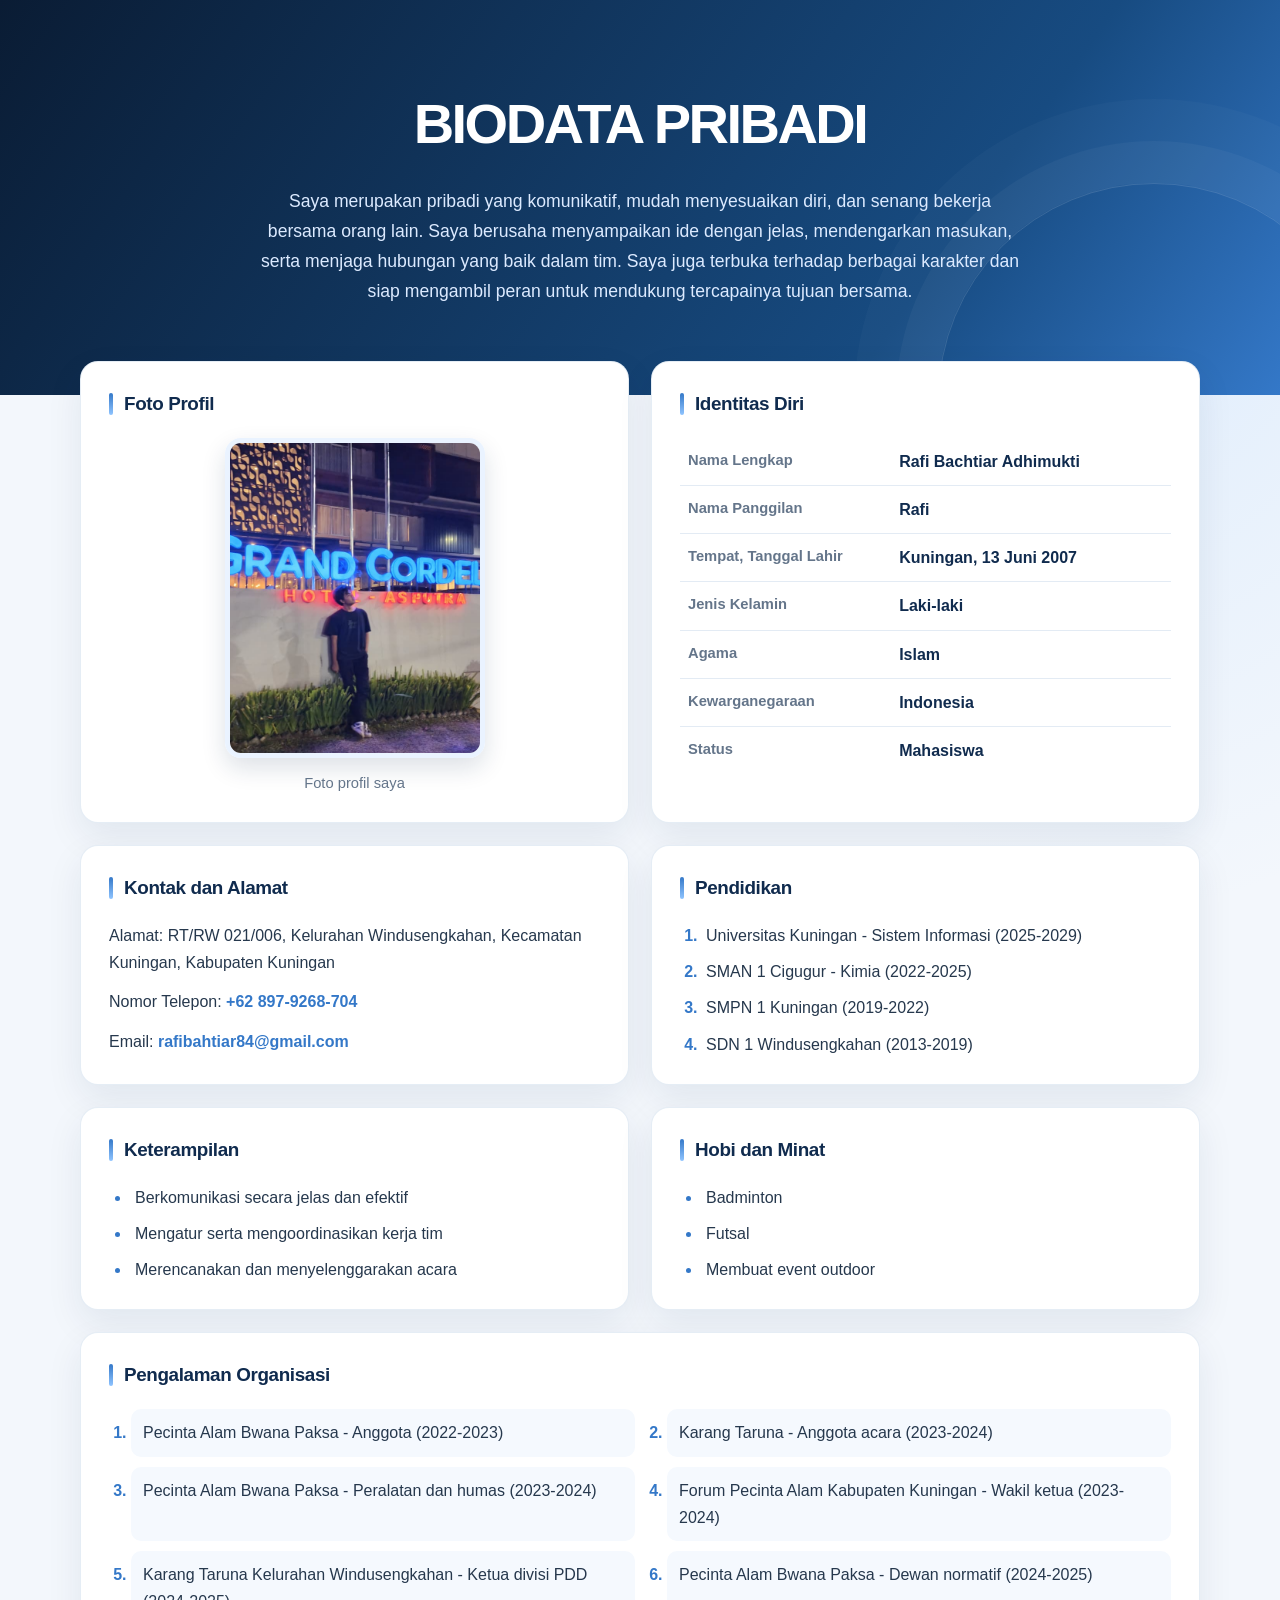
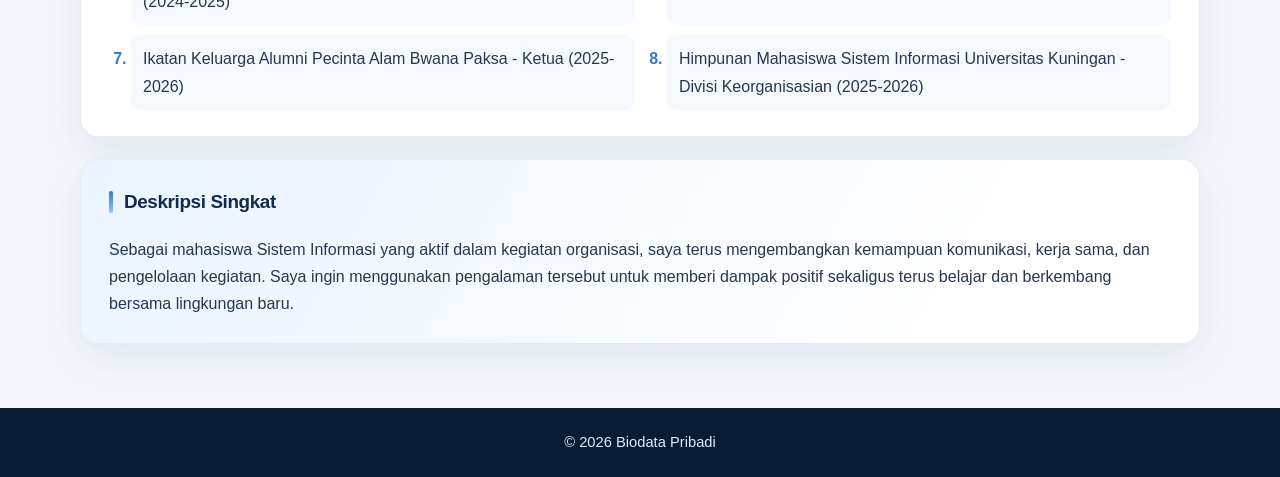
<file: index.html>
<!DOCTYPE html>
<html lang="id">
<head>
    <meta charset="UTF-8">
    <meta name="viewport" content="width=device-width, initial-scale=1.0">
    <meta name="description" content="Profil Rafi Bachtiar Adhimukti, mahasiswa Sistem Informasi yang aktif berorganisasi dan senang bekerja sama.">
    <title>Biodata Pribadi</title>
    <link rel="stylesheet" href="modif.css">
</head>
<body>
    
    <header>
        <h1>Biodata Pribadi</h1>
        <p>
            Saya merupakan pribadi yang komunikatif, mudah menyesuaikan diri, dan senang
            bekerja bersama orang lain. Saya berusaha menyampaikan ide dengan jelas,
            mendengarkan masukan, serta menjaga hubungan yang baik dalam tim. Saya juga
            terbuka terhadap berbagai karakter dan siap mengambil peran untuk mendukung
            tercapainya tujuan bersama.
        </p>
    </header>

    <main>
        <article>
            <section>
                <h2>Foto Profil</h2>
                <figure>
                    <img src="foto/kiw.jpeg" alt="Foto profil Rafi Bachtiar Adhimukti" width="260" height="320" loading="eager">
                    <figcaption>Foto profil saya</figcaption>
                </figure>
            </section>

            <section>
                <h2>Identitas Diri</h2>
                <table>
                    <tbody>
                        <tr>
                            <th scope="row">Nama Lengkap</th>
                            <td>Rafi Bachtiar Adhimukti</td>
                        </tr>
                        <tr>
                            <th scope="row">Nama Panggilan</th>
                            <td>Rafi</td>
                        </tr>
                        <tr>
                            <th scope="row">Tempat, Tanggal Lahir</th>
                            <td>Kuningan, 13 Juni 2007</td>
                        </tr>
                        <tr>
                            <th scope="row">Jenis Kelamin</th>
                            <td>Laki-laki </td>
                        </tr>
                        <tr>
                            <th scope="row">Agama</th>
                            <td>Islam</td>
                        </tr>
                        <tr>
                            <th scope="row">Kewarganegaraan</th>
                            <td>Indonesia</td>
                        </tr>
                        <tr>
                            <th scope="row">Status</th>
                            <td>Mahasiswa</td>
                        </tr>
                    </tbody>
                </table>
            </section>

            <section>
                <h2>Kontak dan Alamat</h2>
                <address>
                    <p>Alamat: RT/RW 021/006, Kelurahan Windusengkahan, Kecamatan Kuningan, Kabupaten Kuningan</p>
                    <p>Nomor Telepon: <a href="tel:+628979268704">+62 897-9268-704</a></p>
                    <p>Email: <a href="mailto:rafibahtiar84@gmail.com">rafibahtiar84@gmail.com</a></p>
                </address>
            </section>

            <section>
                <h2>Pendidikan</h2>
                <ol>
                    <li>Universitas Kuningan - Sistem Informasi (2025-2029)</li>
                    <li>SMAN 1 Cigugur - Kimia (2022-2025)</li>
                    <li>SMPN 1 Kuningan (2019-2022)</li>
                    <li>SDN 1 Windusengkahan (2013-2019)</li>
                </ol>
            </section>

            <section>
                <h2>Keterampilan</h2>
                <ul>
                    <li>Berkomunikasi secara jelas dan efektif</li>
                    <li>Mengatur serta mengoordinasikan kerja tim</li>
                    <li>Merencanakan dan menyelenggarakan acara</li>
                </ul>
            </section>

            <section>
                <h2>Hobi dan Minat</h2>
                <ul>
                    <li>Badminton</li>
                    <li>Futsal</li>
                    <li>Membuat event outdoor</li>
                </ul>
            </section>

        
            <section>
                <h2>Pengalaman Organisasi</h2>
                <ol>
                    <li>Pecinta Alam Bwana Paksa - Anggota (2022-2023)</li>
                    <li>Karang Taruna - Anggota acara (2023-2024)</li>
                    <li>Pecinta Alam Bwana Paksa - Peralatan dan humas (2023-2024)</li>
                    <li>Forum Pecinta Alam Kabupaten Kuningan - Wakil ketua (2023-2024)</li>
                    <li>Karang Taruna Kelurahan Windusengkahan - Ketua divisi PDD (2024-2025)</li>
                    <li>Pecinta Alam Bwana Paksa - Dewan normatif (2024-2025)</li>
                    <li>Ikatan Keluarga Alumni Pecinta Alam Bwana Paksa - Ketua (2025-2026)</li>
                    <li>Himpunan Mahasiswa Sistem Informasi Universitas Kuningan - Divisi Keorganisasian (2025-2026)</li>
                </ol>
            </section>


            <section>
                <h2>Deskripsi Singkat</h2>
                <p>
                    Sebagai mahasiswa Sistem Informasi yang aktif dalam kegiatan organisasi,
                    saya terus mengembangkan kemampuan komunikasi, kerja sama, dan pengelolaan
                    kegiatan. Saya ingin menggunakan pengalaman tersebut untuk memberi dampak
                    positif sekaligus terus belajar dan berkembang bersama lingkungan baru.
                </p>
            </section>

        </article>
    </main>

    <footer>
        <p>&copy; 2026 Biodata Pribadi</p>
    </footer>
</body>
</html>
</file>
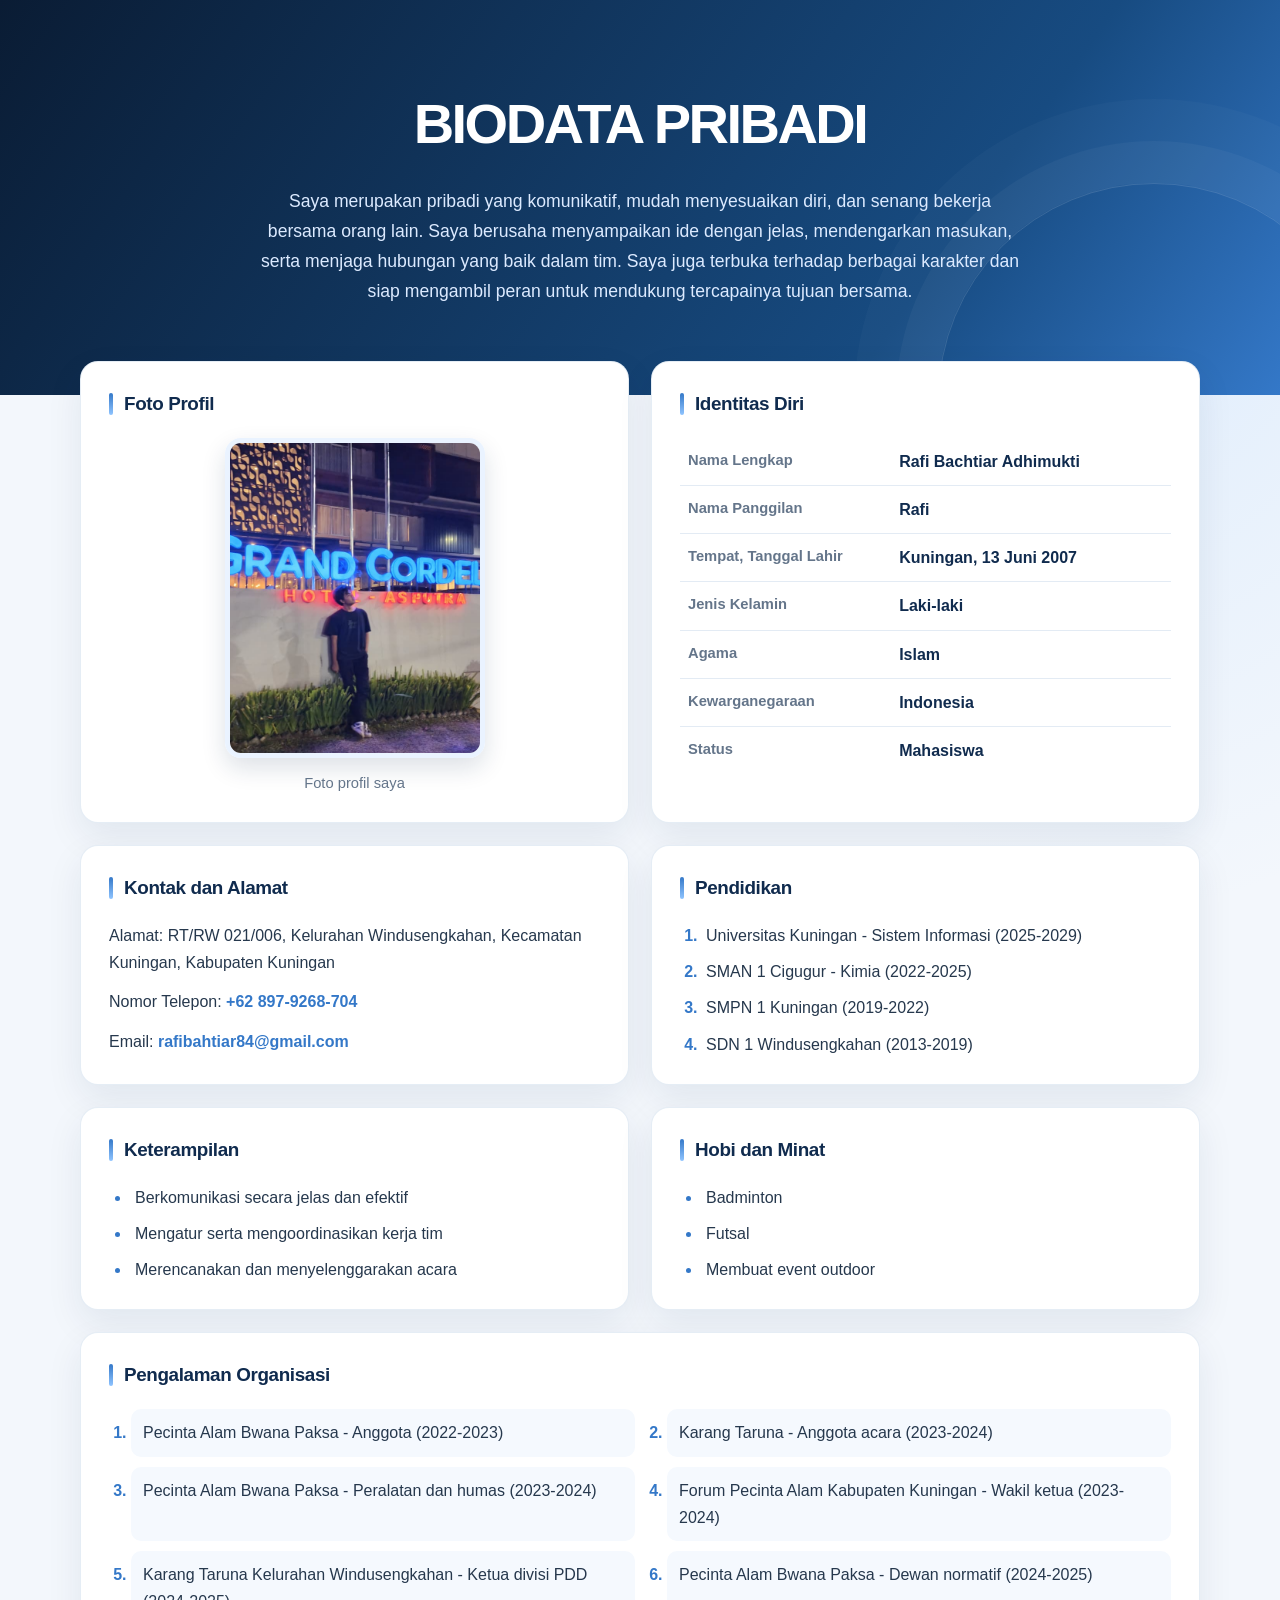
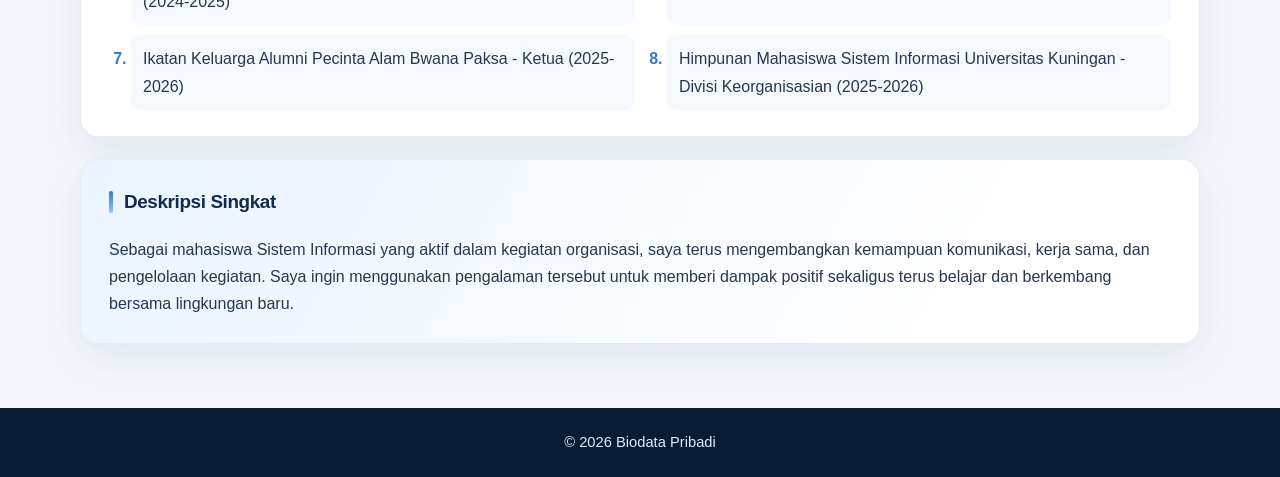
<file: indexcvrafi.html>
<!DOCTYPE html>
<html lang="id">
<head>
    <meta charset="UTF-8">
    <meta name="viewport" content="width=device-width, initial-scale=1.0">
    <meta name="description" content="Profil Rafi Bachtiar Adhimukti, mahasiswa Sistem Informasi yang aktif berorganisasi dan senang bekerja sama.">
    <title>Biodata Pribadi</title>
    <link rel="stylesheet" href="modif.css">
</head>
<body>
    
    <header>
        <h1>Biodata Pribadi</h1>
        <p>
            Saya merupakan pribadi yang komunikatif, mudah menyesuaikan diri, dan senang
            bekerja bersama orang lain. Saya berusaha menyampaikan ide dengan jelas,
            mendengarkan masukan, serta menjaga hubungan yang baik dalam tim. Saya juga
            terbuka terhadap berbagai karakter dan siap mengambil peran untuk mendukung
            tercapainya tujuan bersama.
        </p>
    </header>

    <main>
        <article>
            <section>
                <h2>Foto Profil</h2>
                <figure>
                    <img src="foto/kiw.jpeg" alt="Foto profil Rafi Bachtiar Adhimukti" width="260" height="320" loading="eager">
                    <figcaption>Foto profil saya</figcaption>
                </figure>
            </section>

            <section>
                <h2>Identitas Diri</h2>
                <table>
                    <tbody>
                        <tr>
                            <th scope="row">Nama Lengkap</th>
                            <td>Rafi Bachtiar Adhimukti</td>
                        </tr>
                        <tr>
                            <th scope="row">Nama Panggilan</th>
                            <td>Rafi</td>
                        </tr>
                        <tr>
                            <th scope="row">Tempat, Tanggal Lahir</th>
                            <td>Kuningan, 13 Juni 2007</td>
                        </tr>
                        <tr>
                            <th scope="row">Jenis Kelamin</th>
                            <td>Laki-laki </td>
                        </tr>
                        <tr>
                            <th scope="row">Agama</th>
                            <td>Islam</td>
                        </tr>
                        <tr>
                            <th scope="row">Kewarganegaraan</th>
                            <td>Indonesia</td>
                        </tr>
                        <tr>
                            <th scope="row">Status</th>
                            <td>Mahasiswa</td>
                        </tr>
                    </tbody>
                </table>
            </section>

            <section>
                <h2>Kontak dan Alamat</h2>
                <address>
                    <p>Alamat: RT/RW 021/006, Kelurahan Windusengkahan, Kecamatan Kuningan, Kabupaten Kuningan</p>
                    <p>Nomor Telepon: <a href="tel:+628979268704">+62 897-9268-704</a></p>
                    <p>Email: <a href="mailto:rafibahtiar84@gmail.com">rafibahtiar84@gmail.com</a></p>
                </address>
            </section>

            <section>
                <h2>Pendidikan</h2>
                <ol>
                    <li>Universitas Kuningan - Sistem Informasi (2025-2029)</li>
                    <li>SMAN 1 Cigugur - Kimia (2022-2025)</li>
                    <li>SMPN 1 Kuningan (2019-2022)</li>
                    <li>SDN 1 Windusengkahan (2013-2019)</li>
                </ol>
            </section>

            <section>
                <h2>Keterampilan</h2>
                <ul>
                    <li>Berkomunikasi secara jelas dan efektif</li>
                    <li>Mengatur serta mengoordinasikan kerja tim</li>
                    <li>Merencanakan dan menyelenggarakan acara</li>
                </ul>
            </section>

            <section>
                <h2>Hobi dan Minat</h2>
                <ul>
                    <li>Badminton</li>
                    <li>Futsal</li>
                    <li>Membuat event outdoor</li>
                </ul>
            </section>

        
            <section>
                <h2>Pengalaman Organisasi</h2>
                <ol>
                    <li>Pecinta Alam Bwana Paksa - Anggota (2022-2023)</li>
                    <li>Karang Taruna - Anggota acara (2023-2024)</li>
                    <li>Pecinta Alam Bwana Paksa - Peralatan dan humas (2023-2024)</li>
                    <li>Forum Pecinta Alam Kabupaten Kuningan - Wakil ketua (2023-2024)</li>
                    <li>Karang Taruna Kelurahan Windusengkahan - Ketua divisi PDD (2024-2025)</li>
                    <li>Pecinta Alam Bwana Paksa - Dewan normatif (2024-2025)</li>
                    <li>Ikatan Keluarga Alumni Pecinta Alam Bwana Paksa - Ketua (2025-2026)</li>
                    <li>Himpunan Mahasiswa Sistem Informasi Universitas Kuningan - Divisi Keorganisasian (2025-2026)</li>
                </ol>
            </section>


            <section>
                <h2>Deskripsi Singkat</h2>
                <p>
                    Sebagai mahasiswa Sistem Informasi yang aktif dalam kegiatan organisasi,
                    saya terus mengembangkan kemampuan komunikasi, kerja sama, dan pengelolaan
                    kegiatan. Saya ingin menggunakan pengalaman tersebut untuk memberi dampak
                    positif sekaligus terus belajar dan berkembang bersama lingkungan baru.
                </p>
            </section>

        </article>
    </main>

    <footer>
        <p>&copy; 2026 Biodata Pribadi</p>
    </footer>
</body>
</html>
</file>
<file: modif.css>
:root {
    color-scheme: light;
    --navy: #102b4e;
    --navy-deep: #0a1c34;
    --blue: #3478c8;
    --blue-light: #eaf3ff;
    --text: #26384d;
    --muted: #64758a;
    --white: #ffffff;
    --line: #e3ebf4;
    --shadow: 0 14px 36px rgba(16, 43, 78, 0.08);
}

* {
    box-sizing: border-box;
}

body {
    margin: 0;
    background:
        radial-gradient(ellipse at 90% 8%, rgba(166, 207, 255, 0.28), transparent 28rem),
        #f3f7fc;
    color: var(--text);
    font-family: "DM Sans", "Segoe UI", sans-serif;
    line-height: 1.7;
}

header {
    position: relative;
    overflow: hidden;
    padding: 76px 24px 88px;
    background: linear-gradient(125deg, var(--navy-deep), #174b81 72%, #3478c8);
    color: var(--white);
    text-align: center;
}

header::after {
    position: absolute;
    right: -90px;
    bottom: -220px;
    width: 430px;
    height: 430px;
    border: 1px solid rgba(255, 255, 255, 0.13);
    border-radius: 50%;
    box-shadow: 0 0 0 42px rgba(255, 255, 255, 0.035), 0 0 0 84px rgba(255, 255, 255, 0.025);
    content: "";
    pointer-events: none;
}

header h1,
header p {
    position: relative;
    z-index: 1;
    max-width: 760px;
    margin-right: auto;
    margin-left: auto;
}

header h1 {
    margin-top: 0;
    margin-bottom: 16px;
    font-family: "Manrope", "Segoe UI", sans-serif;
    font-size: clamp(2.2rem, 5vw, 3.5rem);
    font-weight: 800;
    letter-spacing: -0.045em;
    text-transform: uppercase;
}

header p {
    margin-top: 0;
    margin-bottom: 0;
    color: #dceaff;
    font-size: clamp(1rem, 2vw, 1.1rem);
}

main {
    width: min(1120px, calc(100% - 40px));
    margin: -34px auto 64px;
    position: relative;
    z-index: 2;
}

article {
    display: grid;
    grid-template-columns: repeat(2, minmax(0, 1fr));
    gap: 22px;
}

article > section {
    min-width: 0;
    padding: 26px 28px;
    border: 1px solid rgba(227, 235, 244, 0.9);
    border-radius: 18px;
    background: var(--white);
    box-shadow: var(--shadow);
}

article > section h2 {
    display: flex;
    align-items: center;
    gap: 11px;
    margin: 0 0 18px;
    color: var(--navy);
    font-family: "Manrope", "Segoe UI", sans-serif;
    font-size: 1.18rem;
    font-weight: 700;
    letter-spacing: -0.02em;
}

article > section h2::before {
    width: 4px;
    height: 22px;
    border-radius: 4px;
    background: linear-gradient(var(--blue), #8fc4ff);
    content: "";
}

figure {
    margin: 0;
    text-align: center;
}

figure img {
    display: block;
    width: min(100%, 260px);
    height: auto;
    max-height: 320px;
    margin: 0 auto 13px;
    border: 5px solid var(--blue-light);
    border-radius: 16px;
    object-fit: cover;
    box-shadow: 0 10px 24px rgba(16, 43, 78, 0.14);
}

figcaption {
    color: var(--muted);
    font-size: 0.92rem;
}

table {
    width: 100%;
    border-collapse: collapse;
}

th,
td {
    padding: 10px 8px;
    border-bottom: 1px solid var(--line);
    text-align: left;
    vertical-align: top;
}

th {
    width: 43%;
    color: var(--muted);
    font-size: 0.92rem;
    font-weight: 600;
}

td {
    color: var(--navy);
    font-weight: 600;
}

tr:last-child th,
tr:last-child td {
    border-bottom: 0;
}

address {
    font-style: normal;
}

address p,
article > section > p {
    margin: 0 0 12px;
}

address p:last-child,
article > section > p:last-child {
    margin-bottom: 0;
}

a {
    color: var(--blue);
    font-weight: 600;
    text-decoration: none;
    overflow-wrap: anywhere;
}

a:hover {
    color: var(--navy);
    text-decoration: underline;
    text-underline-offset: 3px;
}

ol,
ul {
    margin: 0;
    padding-left: 22px;
}

li {
    padding-left: 4px;
    margin-bottom: 9px;
}

li:last-child {
    margin-bottom: 0;
}

li::marker {
    color: var(--blue);
    font-weight: 700;
}

article > section:nth-child(7),
article > section:nth-child(8) {
    grid-column: 1 / -1;
}

article > section:nth-child(7) ol {
    display: grid;
    grid-template-columns: repeat(2, minmax(0, 1fr));
    gap: 10px 32px;
}

article > section:nth-child(7) li {
    padding: 10px 12px;
    margin: 0;
    border-radius: 10px;
    background: #f5f9fe;
}

article > section:nth-child(8) {
    background: linear-gradient(120deg, #eaf3ff, #ffffff 78%);
}

footer {
    padding: 22px 20px;
    background: var(--navy-deep);
    color: #dceaff;
    text-align: center;
}

footer p {
    margin: 0;
    font-size: 0.92rem;
}

@media (max-width: 700px) {
    header {
        padding: 58px 22px 72px;
    }

    main {
        width: min(100% - 28px, 560px);
        margin-top: -28px;
        margin-bottom: 40px;
    }

    article {
        grid-template-columns: 1fr;
        gap: 16px;
    }

    article > section {
        padding: 23px 21px;
    }

    article > section:nth-child(7) ol {
        grid-template-columns: 1fr;
        gap: 9px;
    }

    article > section:nth-child(7),
    article > section:nth-child(8) {
        grid-column: auto;
    }
}

@media (prefers-reduced-motion: no-preference) {
    article > section {
        transition: transform 180ms ease, box-shadow 180ms ease;
    }

    article > section:hover {
        transform: translateY(-3px);
        box-shadow: 0 18px 42px rgba(16, 43, 78, 0.12);
    }
}
</file>
